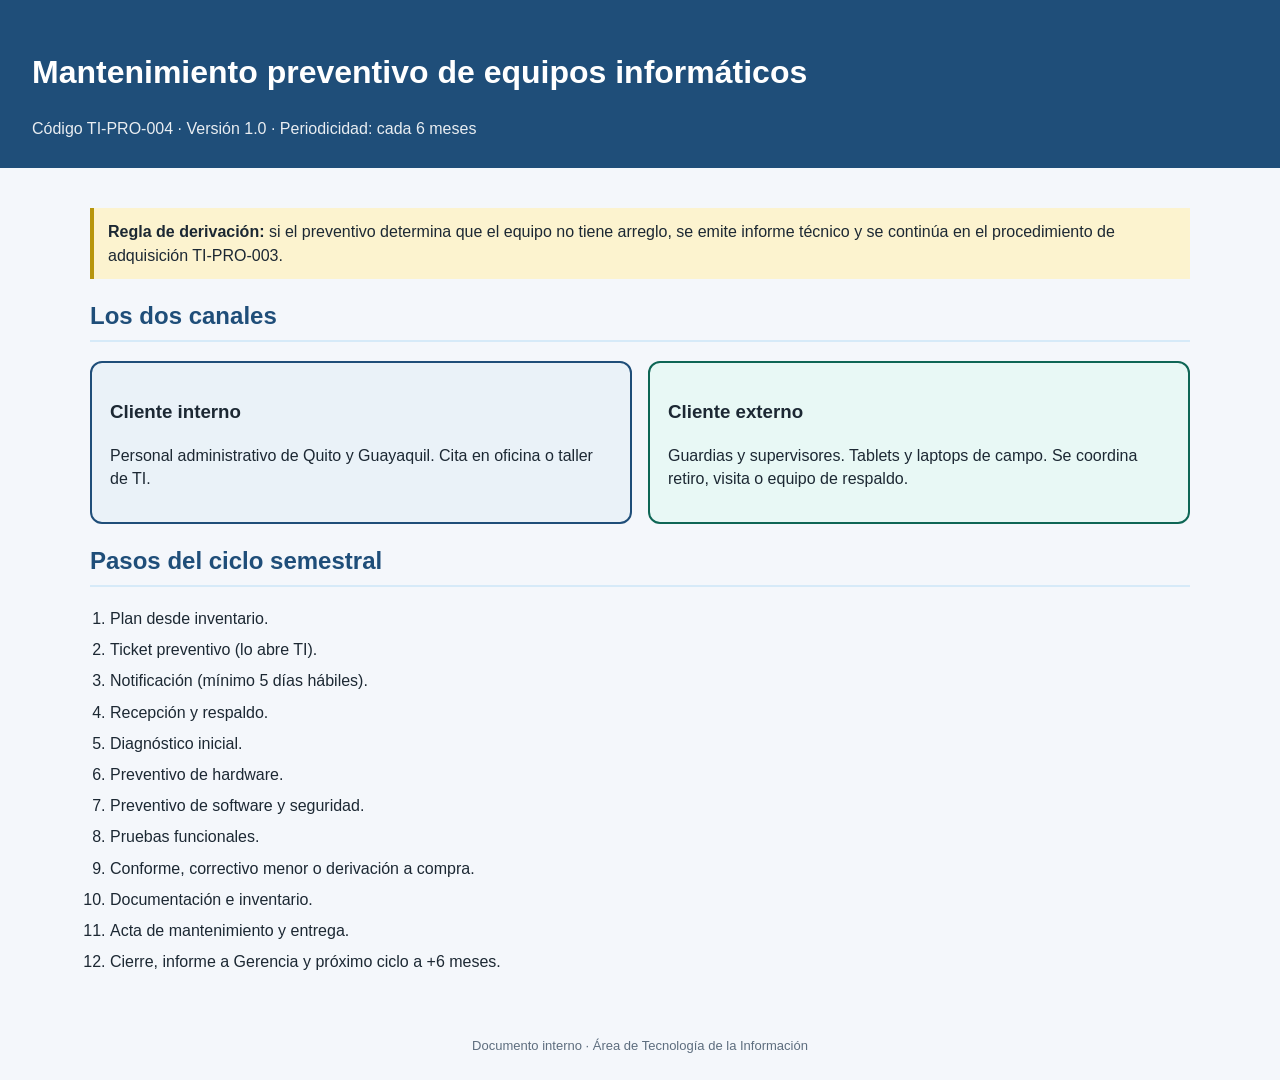
<file: documentacion/vista-previa-mantenimiento.html>
<!DOCTYPE html>
<html lang="es">
<head>
  <meta charset="UTF-8">
  <meta name="viewport" content="width=device-width, initial-scale=1.0">
  <title>TI-PRO-004 — Mantenimiento preventivo semestral</title>
  <style>
    body { margin:0; font-family:"Segoe UI", Calibri, Arial, sans-serif; background:#f4f7fb; color:#1c2833; line-height:1.45; }
    header { background:#1f4e79; color:#fff; padding:28px 32px; }
    header p { margin:6px 0 0; opacity:.9; }
    main { max-width:1100px; margin:0 auto; padding:24px; }
    h2 { color:#1f4e79; border-bottom:2px solid #d6eaf8; padding-bottom:6px; }
    .grid { display:grid; grid-template-columns:1fr 1fr; gap:16px; }
    .card { border-radius:12px; padding:16px 18px; border:2px solid; background:#fff; }
    .interno { border-color:#1f4e79; background:#eaf2f8; }
    .externo { border-color:#0e6655; background:#e8f8f5; }
    ol.pasos { padding-left:20px; }
    ol.pasos li { margin:8px 0; }
    .note { background:#fcf3cf; border-left:4px solid #b7950b; padding:12px 14px; margin:16px 0; }
    footer { text-align:center; color:#5d6d7e; padding:24px; font-size:13px; }
    @media (max-width:800px) { .grid { grid-template-columns:1fr; } }
  </style>
</head>
<body>
  <header>
    <h1>Mantenimiento preventivo de equipos informáticos</h1>
    <p>Código TI-PRO-004 · Versión 1.0 · Periodicidad: cada 6 meses</p>
  </header>
  <main>
    <div class="note"><strong>Regla de derivación:</strong> si el preventivo determina que el equipo no tiene arreglo, se emite informe técnico y se continúa en el procedimiento de adquisición TI-PRO-003.</div>
    <h2>Los dos canales</h2>
    <div class="grid">
      <article class="card interno">
        <h3>Cliente interno</h3>
        <p>Personal administrativo de Quito y Guayaquil. Cita en oficina o taller de TI.</p>
      </article>
      <article class="card externo">
        <h3>Cliente externo</h3>
        <p>Guardias y supervisores. Tablets y laptops de campo. Se coordina retiro, visita o equipo de respaldo.</p>
      </article>
    </div>
    <h2>Pasos del ciclo semestral</h2>
    <ol class="pasos">
      <li>Plan desde inventario.</li>
      <li>Ticket preventivo (lo abre TI).</li>
      <li>Notificación (mínimo 5 días hábiles).</li>
      <li>Recepción y respaldo.</li>
      <li>Diagnóstico inicial.</li>
      <li>Preventivo de hardware.</li>
      <li>Preventivo de software y seguridad.</li>
      <li>Pruebas funcionales.</li>
      <li>Conforme, correctivo menor o derivación a compra.</li>
      <li>Documentación e inventario.</li>
      <li>Acta de mantenimiento y entrega.</li>
      <li>Cierre, informe a Gerencia y próximo ciclo a +6 meses.</li>
    </ol>
  </main>
  <footer>Documento interno · Área de Tecnología de la Información</footer>
</body>
</html>
</file>
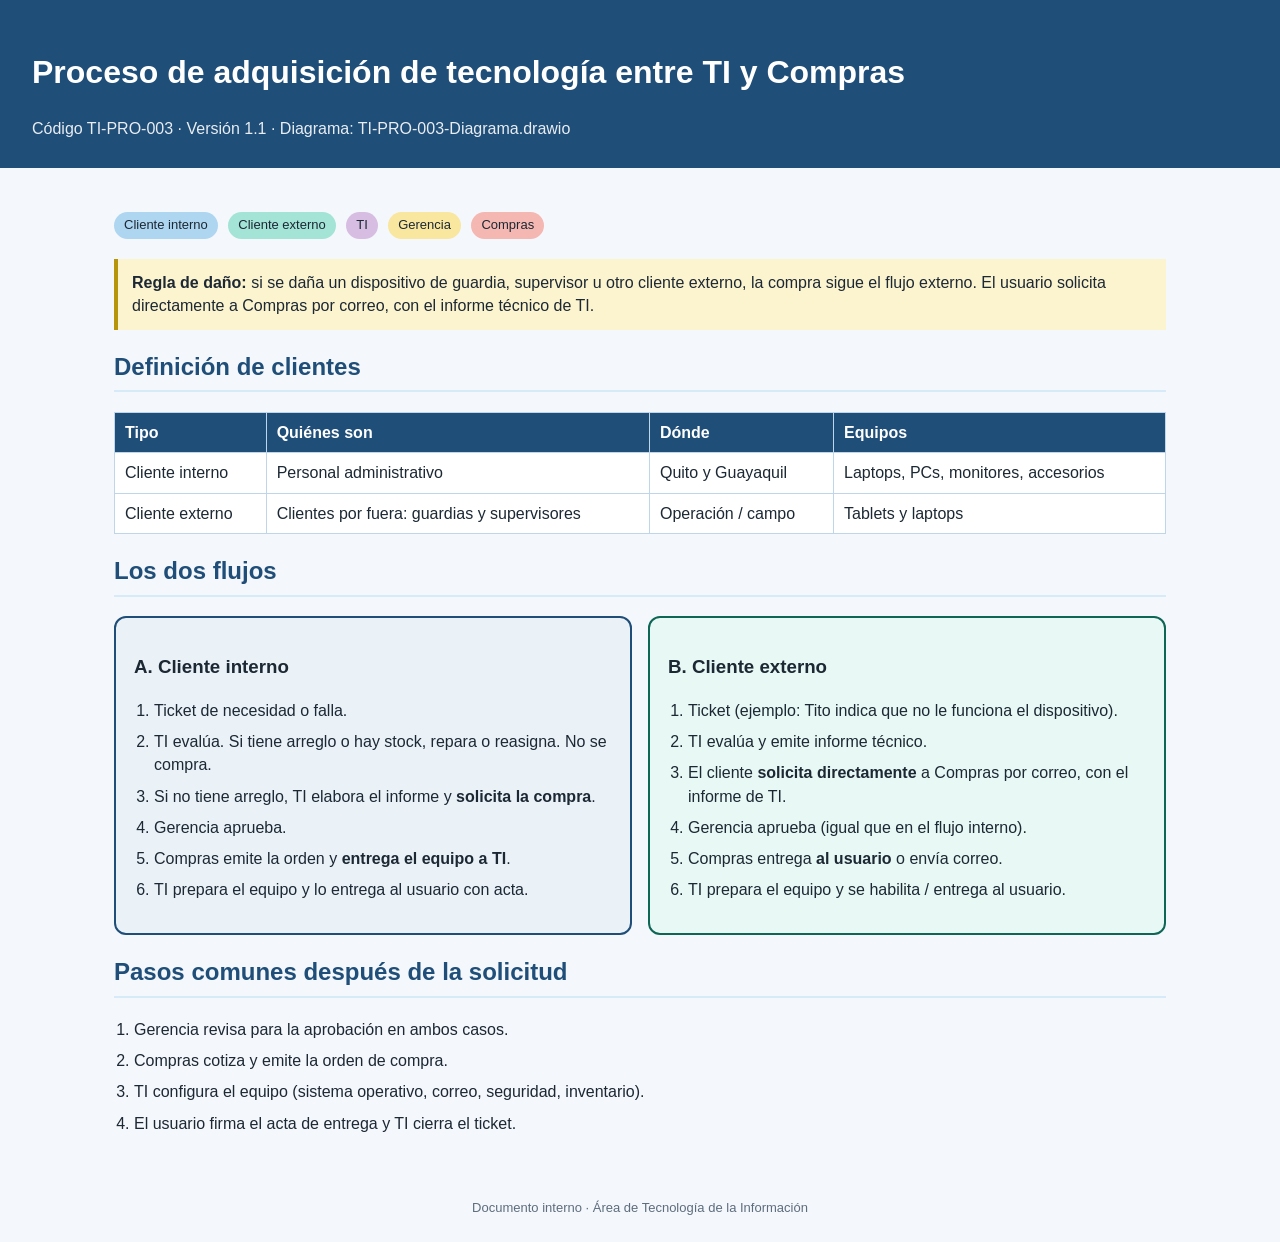
<file: documentacion/vista-previa.html>
<!DOCTYPE html>
<html lang="es">
<head>
  <meta charset="UTF-8">
  <meta name="viewport" content="width=device-width, initial-scale=1.0">
  <title>TI-PRO-003 — Adquisición de tecnología entre TI y Compras</title>
  <style>
    :root {
      --navy: #1f4e79;
      --blue: #2e86ab;
      --green: #0e6655;
      --gold: #b7950b;
      --red: #922b21;
      --purple: #6c3483;
      --bg: #f4f7fb;
    }
    * { box-sizing: border-box; }
    body {
      margin: 0;
      font-family: "Segoe UI", Calibri, Arial, sans-serif;
      background: var(--bg);
      color: #1c2833;
      line-height: 1.45;
    }
    header {
      background: var(--navy);
      color: #fff;
      padding: 28px 32px;
    }
    header p { margin: 6px 0 0; opacity: 0.9; }
    main { max-width: 1100px; margin: 0 auto; padding: 24px; }
    h2 { color: var(--navy); border-bottom: 2px solid #d6eaf8; padding-bottom: 6px; }
    .grid { display: grid; grid-template-columns: 1fr 1fr; gap: 16px; }
    .card {
      border-radius: 12px;
      padding: 16px 18px;
      border: 2px solid;
      background: #fff;
    }
    .interno { border-color: var(--navy); background: #eaf2f8; }
    .externo { border-color: var(--green); background: #e8f8f5; }
    ol.pasos { padding-left: 20px; }
    ol.pasos li { margin: 8px 0; }
    table { width: 100%; border-collapse: collapse; background: #fff; }
    th, td { border: 1px solid #bfd6ea; padding: 8px 10px; text-align: left; vertical-align: top; }
    th { background: var(--navy); color: #fff; }
    .note {
      background: #fcf3cf;
      border-left: 4px solid var(--gold);
      padding: 12px 14px;
      margin: 16px 0;
    }
    .legend span { display: inline-block; padding: 4px 10px; border-radius: 999px; margin: 4px 6px 4px 0; font-size: 13px; }
    footer { text-align: center; color: #5d6d7e; padding: 24px; font-size: 13px; }
    @media (max-width: 800px) { .grid { grid-template-columns: 1fr; } }
  </style>
</head>
<body>
  <header>
    <h1>Proceso de adquisición de tecnología entre TI y Compras</h1>
    <p>Código TI-PRO-003 · Versión 1.1 · Diagrama: TI-PRO-003-Diagrama.drawio</p>
  </header>
  <main>
    <p class="legend">
      <span style="background:#aed6f1">Cliente interno</span>
      <span style="background:#a3e4d7">Cliente externo</span>
      <span style="background:#d7bde2">TI</span>
      <span style="background:#f9e79f">Gerencia</span>
      <span style="background:#f5b7b1">Compras</span>
    </p>

    <div class="note">
      <strong>Regla de daño:</strong> si se daña un dispositivo de guardia, supervisor u otro cliente externo, la compra sigue el flujo externo. El usuario solicita directamente a Compras por correo, con el informe técnico de TI.
    </div>

    <h2>Definición de clientes</h2>
    <table>
      <thead>
        <tr><th>Tipo</th><th>Quiénes son</th><th>Dónde</th><th>Equipos</th></tr>
      </thead>
      <tbody>
        <tr>
          <td>Cliente interno</td>
          <td>Personal administrativo</td>
          <td>Quito y Guayaquil</td>
          <td>Laptops, PCs, monitores, accesorios</td>
        </tr>
        <tr>
          <td>Cliente externo</td>
          <td>Clientes por fuera: guardias y supervisores</td>
          <td>Operación / campo</td>
          <td>Tablets y laptops</td>
        </tr>
      </tbody>
    </table>

    <h2>Los dos flujos</h2>
    <div class="grid">
      <article class="card interno">
        <h3>A. Cliente interno</h3>
        <ol class="pasos">
          <li>Ticket de necesidad o falla.</li>
          <li>TI evalúa. Si tiene arreglo o hay stock, repara o reasigna. No se compra.</li>
          <li>Si no tiene arreglo, TI elabora el informe y <strong>solicita la compra</strong>.</li>
          <li>Gerencia aprueba.</li>
          <li>Compras emite la orden y <strong>entrega el equipo a TI</strong>.</li>
          <li>TI prepara el equipo y lo entrega al usuario con acta.</li>
        </ol>
      </article>
      <article class="card externo">
        <h3>B. Cliente externo</h3>
        <ol class="pasos">
          <li>Ticket (ejemplo: Tito indica que no le funciona el dispositivo).</li>
          <li>TI evalúa y emite informe técnico.</li>
          <li>El cliente <strong>solicita directamente</strong> a Compras por correo, con el informe de TI.</li>
          <li>Gerencia aprueba (igual que en el flujo interno).</li>
          <li>Compras entrega <strong>al usuario</strong> o envía correo.</li>
          <li>TI prepara el equipo y se habilita / entrega al usuario.</li>
        </ol>
      </article>
    </div>

    <h2>Pasos comunes después de la solicitud</h2>
    <ol class="pasos">
      <li>Gerencia revisa para la aprobación en ambos casos.</li>
      <li>Compras cotiza y emite la orden de compra.</li>
      <li>TI configura el equipo (sistema operativo, correo, seguridad, inventario).</li>
      <li>El usuario firma el acta de entrega y TI cierra el ticket.</li>
    </ol>
  </main>
  <footer>Documento interno · Área de Tecnología de la Información</footer>
</body>
</html>
</file>
